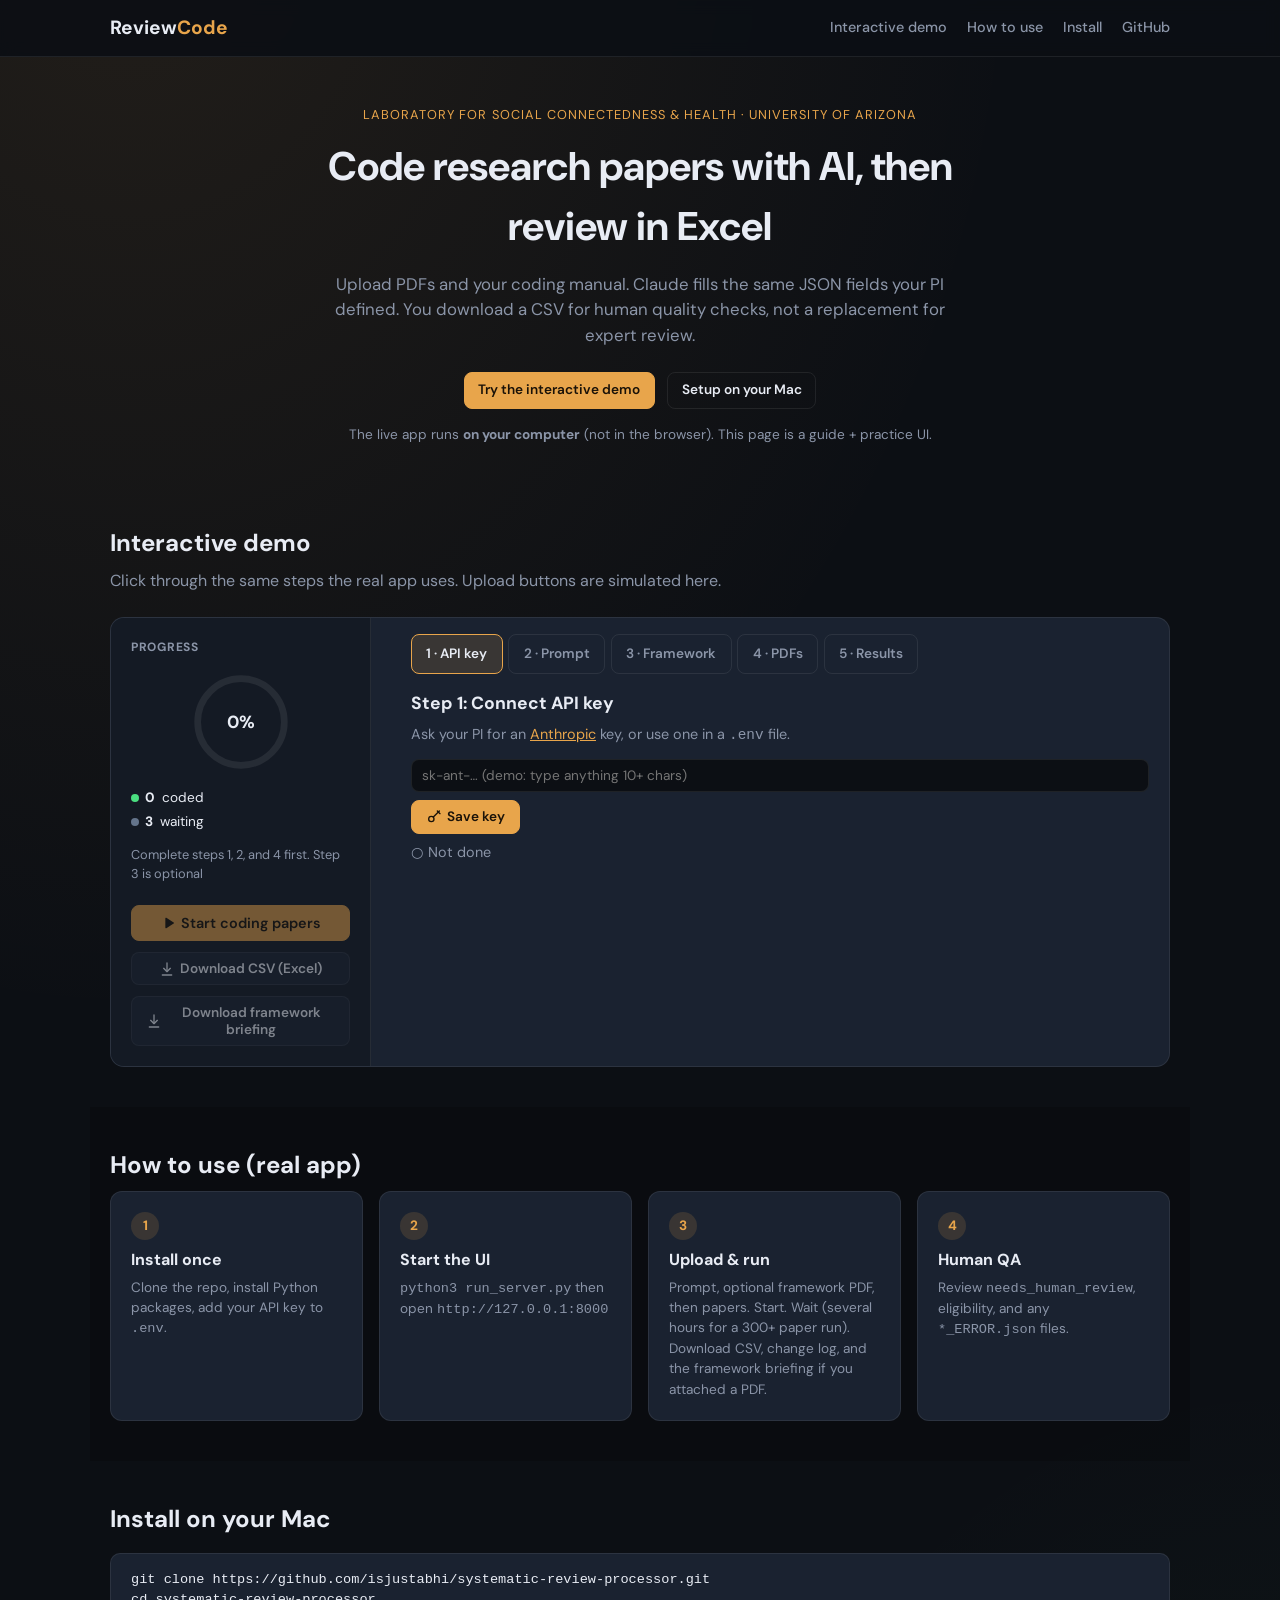
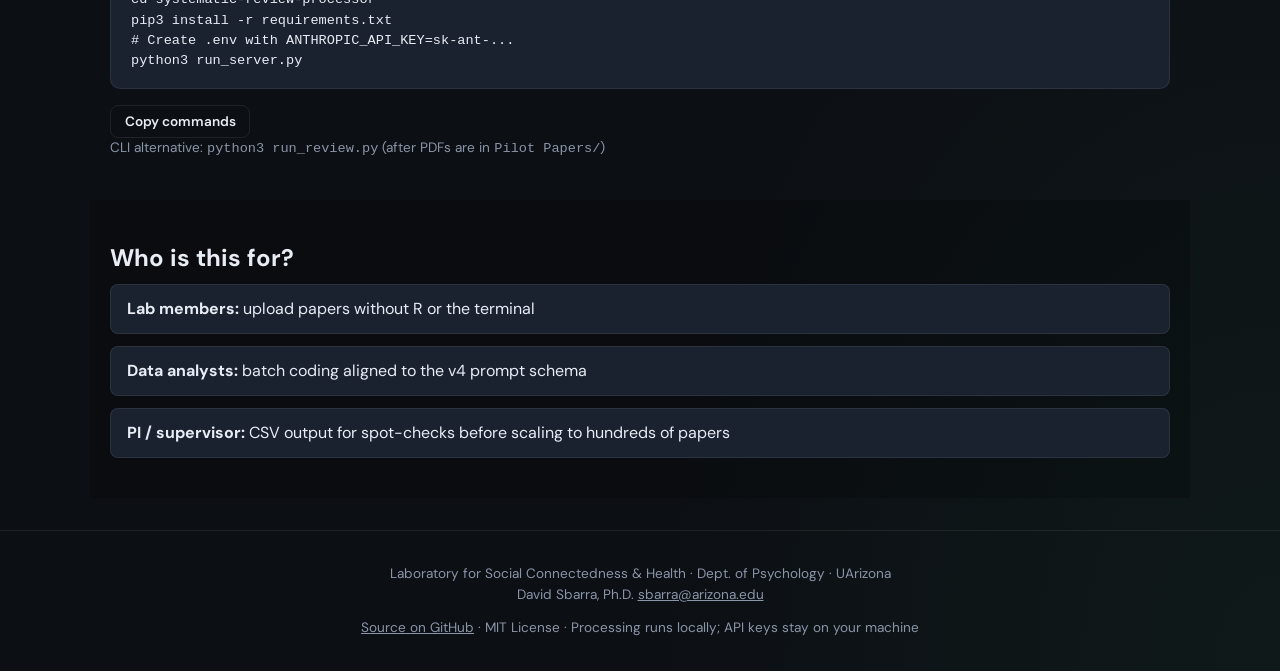
<file: docs/index.html>
<!DOCTYPE html>
<html lang="en">
<head>
  <meta charset="UTF-8" />
  <meta name="viewport" content="width=device-width, initial-scale=1.0" />
  <title>Systematic Review Processor: Guide and Demo</title>
  <meta name="description" content="Interactive guide for coding systematic review PDFs with Claude. Upload papers, get Excel-ready CSV." />
  <link rel="preconnect" href="https://fonts.googleapis.com" />
  <link rel="preconnect" href="https://fonts.gstatic.com" crossorigin />
  <link href="https://fonts.googleapis.com/css2?family=DM+Sans:wght@400;500;600;700&display=swap" rel="stylesheet" />
  <link rel="stylesheet" href="styles.css" />
</head>
<body>
  <svg xmlns="http://www.w3.org/2000/svg" class="icon-sprite" aria-hidden="true">
    <symbol id="i-play" viewBox="0 0 24 24"><path fill="currentColor" d="M8 5.14v13.72a1 1 0 0 0 1.5.86l11-6.86a1 1 0 0 0 0-1.72l-11-6.86a1 1 0 0 0-1.5.86z"/></symbol>
    <symbol id="i-download" viewBox="0 0 24 24" fill="none" stroke="currentColor" stroke-width="2" stroke-linecap="round" stroke-linejoin="round"><path d="M12 3v12"/><path d="m7 11 5 5 5-5"/><path d="M5 21h14"/></symbol>
    <symbol id="i-key" viewBox="0 0 24 24" fill="none" stroke="currentColor" stroke-width="2" stroke-linecap="round" stroke-linejoin="round"><circle cx="8" cy="15" r="4"/><path d="m11 12 9-9"/><path d="m17 3 4 4"/></symbol>
    <symbol id="i-file" viewBox="0 0 24 24" fill="none" stroke="currentColor" stroke-width="2" stroke-linecap="round" stroke-linejoin="round"><path d="M14 3H7a2 2 0 0 0-2 2v14a2 2 0 0 0 2 2h10a2 2 0 0 0 2-2V8z"/><path d="M14 3v5h5"/></symbol>
    <symbol id="i-book" viewBox="0 0 24 24" fill="none" stroke="currentColor" stroke-width="2" stroke-linecap="round" stroke-linejoin="round"><path d="M4 5a2 2 0 0 1 2-2h12v18H6a2 2 0 0 0-2 2z"/><path d="M6 3v18"/></symbol>
    <symbol id="i-pdf" viewBox="0 0 24 24" fill="none" stroke="currentColor" stroke-width="2" stroke-linecap="round" stroke-linejoin="round"><path d="M14 3H7a2 2 0 0 0-2 2v14a2 2 0 0 0 2 2h10a2 2 0 0 0 2-2V8z"/><path d="M14 3v5h5"/><path d="M8 13h8M8 17h5"/></symbol>
    <symbol id="i-plus" viewBox="0 0 24 24" fill="none" stroke="currentColor" stroke-width="2" stroke-linecap="round"><path d="M12 5v14M5 12h14"/></symbol>
  </svg>
  <header class="site-header">
    <div class="wrap header-inner">
      <a class="logo" href="#">Review<span>Code</span></a>
      <nav class="nav">
        <a href="#demo">Interactive demo</a>
        <a href="#steps">How to use</a>
        <a href="#setup">Install</a>
        <a href="https://github.com/isjustabhi/systematic-review-processor" target="_blank" rel="noopener">GitHub</a>
      </nav>
    </div>
  </header>

  <section class="hero wrap">
    <p class="eyebrow">
      <a href="https://www.relationshipshealth.com/" target="_blank" rel="noopener">
        Laboratory for Social Connectedness &amp; Health
      </a>
      · University of Arizona
    </p>
    <h1>Code research papers with AI, then review in Excel</h1>
    <p class="lead">
      Upload PDFs and your coding manual. Claude fills the same JSON fields your PI defined.
      You download a CSV for human quality checks, not a replacement for expert review.
    </p>
    <div class="hero-actions">
      <a class="btn btn-primary" href="#demo">Try the interactive demo</a>
      <a class="btn btn-outline" href="#setup">Setup on your Mac</a>
    </div>
    <p class="hero-note">The live app runs <strong>on your computer</strong> (not in the browser). This page is a guide + practice UI.</p>
  </section>

  <section id="demo" class="section wrap">
    <h2>Interactive demo</h2>
    <p class="section-lead">Click through the same steps the real app uses. Upload buttons are simulated here.</p>

    <div class="demo-layout">
      <aside class="demo-side">
        <h3>Progress</h3>
        <div class="ring-wrap">
          <svg class="progress-ring" viewBox="0 0 120 120">
            <circle class="ring-bg" cx="60" cy="60" r="52" />
            <circle class="ring-fg" id="ringFg" cx="60" cy="60" r="52" />
          </svg>
          <div class="ring-label"><span id="ringPct">0%</span></div>
        </div>
        <ul class="mini-stats">
          <li><span class="dot success"></span> <strong id="statDone">0</strong> coded</li>
          <li><span class="dot pending"></span> <strong id="statWait">3</strong> waiting</li>
        </ul>
        <p class="demo-status" id="demoStatus">Complete the steps on the right →</p>
        <button type="button" class="btn btn-primary btn-lg btn-block" id="demoStart" disabled>
          <svg class="icon" aria-hidden="true"><use href="#i-play"></use></svg>
          Start coding papers
        </button>
        <button type="button" class="btn btn-secondary btn-block disabled" id="demoCsv">
          <svg class="icon" aria-hidden="true"><use href="#i-download"></use></svg>
          Download CSV (Excel)
        </button>
        <button type="button" class="btn btn-secondary btn-block disabled" id="demoBriefing">
          <svg class="icon" aria-hidden="true"><use href="#i-download"></use></svg>
          Download framework briefing
        </button>
      </aside>

      <div class="demo-main">
        <div class="step-tabs" role="tablist">
          <button type="button" class="step-tab active" data-step="1">1 · API key</button>
          <button type="button" class="step-tab" data-step="2">2 · Prompt</button>
          <button type="button" class="step-tab" data-step="3">3 · Framework</button>
          <button type="button" class="step-tab" data-step="4">4 · PDFs</button>
          <button type="button" class="step-tab" data-step="5">5 · Results</button>
        </div>

        <div class="step-panel active" data-panel="1">
          <h3>Step 1: Connect API key</h3>
          <p>Ask your PI for an <a href="https://console.anthropic.com/" target="_blank" rel="noopener">Anthropic</a> key, or use one in a <code>.env</code> file.</p>
          <input type="text" class="demo-input" id="demoKey" placeholder="sk-ant-… (demo: type anything 10+ chars)" />
          <button type="button" class="btn btn-primary" id="demoSaveKey">
            <svg class="icon" aria-hidden="true"><use href="#i-key"></use></svg>
            Save key
          </button>
          <p class="check" id="check1">○ Not done</p>
          <p class="status-chip hidden" id="apiSavedChip">API key is saved</p>
        </div>

        <div class="step-panel" data-panel="2">
          <h3>Step 2: Upload coding instructions</h3>
          <p>Your Word file, e.g. <code>Claude_Code_Prompting_v4.docx</code></p>
          <label class="upload-zone">
            <input type="file" accept=".docx" id="demoPrompt" hidden />
            <svg class="icon" aria-hidden="true"><use href="#i-file"></use></svg>
            <span>Click to choose .docx</span>
          </label>
          <p class="file-picked" id="demoPromptName">No file selected</p>
          <p class="check" id="check2">○ Not done</p>
        </div>

        <div class="step-panel" data-panel="3">
          <h3>Step 3: Optional framework PDF</h3>
          <p>A methods or meta-framework paper (e.g. DYADIC). Claude reads it once, then applies your coding prompt. After a run you can download the framework briefing to see what it took from the PDF. Skip if you only want the prompt.</p>
          <label class="upload-zone">
            <input type="file" accept=".pdf" id="demoFramework" hidden />
            <svg class="icon" aria-hidden="true"><use href="#i-book"></use></svg>
            <span>Click to choose a PDF (optional)</span>
          </label>
          <p class="file-picked" id="demoFrameworkName">No framework attached. Coding prompt only</p>
          <button type="button" class="btn btn-outline btn-sm" id="demoSkipFramework">Skip, no framework</button>
          <p class="check" id="check3">○ Optional</p>
        </div>

        <div class="step-panel" data-panel="4">
          <h3>Step 4: Upload research PDFs</h3>
          <p>Up to <strong>400 PDFs</strong> per batch. Drag and drop or browse.</p>
          <label class="upload-zone large" id="demoDrop">
            <input type="file" accept=".pdf" multiple id="demoPdfs" hidden />
            <svg class="icon icon-lg" aria-hidden="true"><use href="#i-pdf"></use></svg>
            <strong>Drop PDFs here</strong>
            <span>or click to select</span>
          </label>
          <ul class="paper-list" id="demoPaperList">
            <li class="muted">No papers yet. Try adding sample names below</li>
          </ul>
          <button type="button" class="btn btn-outline" id="demoAddSamples">
            <svg class="icon" aria-hidden="true"><use href="#i-plus"></use></svg>
            Add 3 sample papers (demo)
          </button>
          <p class="check" id="check4">○ Not done</p>
        </div>

        <div class="step-panel" data-panel="5">
          <h3>Step 5: Run and download</h3>
          <p>Click <strong>Start coding papers</strong> in the sidebar. A run may take a while. When finished, open the CSV in Excel. If you attached a framework PDF, also download the <strong>framework briefing</strong> to check what Claude took from it, plus the <strong>change log</strong> for any papers that couldn't be coded.</p>
          <button type="button" class="btn btn-primary" id="demoRun">Simulate a short run</button>
          <ul class="result-list" id="demoResults"></ul>
          <p class="check" id="check5">○ Run simulation when ready</p>
        </div>
      </div>
    </div>
    <p class="demo-banner" id="demoBanner" hidden>
      ✓ Demo complete. On your Mac, run <code>python3 run_server.py</code> for the real tool.
    </p>
  </section>

  <section id="steps" class="section wrap section-alt">
    <h2>How to use (real app)</h2>
    <div class="cards">
      <article class="card">
        <span class="card-num">1</span>
        <h3>Install once</h3>
        <p>Clone the repo, install Python packages, add your API key to <code>.env</code>.</p>
      </article>
      <article class="card">
        <span class="card-num">2</span>
        <h3>Start the UI</h3>
        <p><code>python3 run_server.py</code> then open <code>http://127.0.0.1:8000</code></p>
      </article>
      <article class="card">
        <span class="card-num">3</span>
        <h3>Upload & run</h3>
        <p>Prompt, optional framework PDF, then papers. Start. Wait (several hours for a 300+ paper run). Download CSV, change log, and the framework briefing if you attached a PDF.</p>
      </article>
      <article class="card">
        <span class="card-num">4</span>
        <h3>Human QA</h3>
        <p>Review <code>needs_human_review</code>, eligibility, and any <code>*_ERROR.json</code> files.</p>
      </article>
    </div>
  </section>

  <section id="setup" class="section wrap">
    <h2>Install on your Mac</h2>
    <pre class="code-block"><code id="setupCode">git clone https://github.com/isjustabhi/systematic-review-processor.git
cd systematic-review-processor
pip3 install -r requirements.txt
# Create .env with ANTHROPIC_API_KEY=sk-ant-...
python3 run_server.py</code></pre>
    <button type="button" class="btn btn-outline" id="copySetup">Copy commands</button>
    <p class="hint">CLI alternative: <code>python3 run_review.py</code> (after PDFs are in <code>Pilot Papers/</code>)</p>
  </section>

  <section class="section wrap section-alt">
    <h2>Who is this for?</h2>
    <ul class="audience">
      <li><strong>Lab members:</strong> upload papers without R or the terminal</li>
      <li><strong>Data analysts:</strong> batch coding aligned to the v4 prompt schema</li>
      <li><strong>PI / supervisor:</strong> CSV output for spot-checks before scaling to hundreds of papers</li>
    </ul>
  </section>

  <footer class="site-footer">
    <div class="wrap">
      <p class="footer-lab">
        Laboratory for Social Connectedness &amp; Health · Dept. of Psychology · UArizona<br />
        David Sbarra, Ph.D. <a href="mailto:sbarra@arizona.edu">sbarra@arizona.edu</a>
      </p>
      <p>
        <a href="https://github.com/isjustabhi/systematic-review-processor">Source on GitHub</a>
        · MIT License · Processing runs locally; API keys stay on your machine
      </p>
    </div>
  </footer>

  <div class="toast-stack" id="toasts"></div>
  <script src="demo.js"></script>
</body>
</html>
</file>
<file: docs/styles.css>
:root {
  --bg: #0c0f14;
  --bg-elevated: #141a24;
  --bg-card: #1a2230;
  --border: rgba(255, 255, 255, 0.08);
  --text: #e8ecf4;
  --text-muted: #8b95a8;
  --accent: #e8a54b;
  --accent-dim: rgba(232, 165, 75, 0.15);
  --success: #4ade80;
  --pending: #64748b;
}

* { box-sizing: border-box; margin: 0; padding: 0; }

body {
  font-family: "DM Sans", system-ui, sans-serif;
  background: var(--bg);
  color: var(--text);
  line-height: 1.5;
  background-image:
    radial-gradient(ellipse 70% 50% at 10% -5%, rgba(232, 165, 75, 0.1), transparent),
    radial-gradient(ellipse 50% 40% at 100% 100%, rgba(74, 222, 128, 0.05), transparent);
}

a { color: var(--accent); }

.wrap { max-width: 1100px; margin: 0 auto; padding: 0 1.25rem; }

.site-header {
  position: sticky;
  top: 0;
  z-index: 100;
  background: rgba(12, 15, 20, 0.9);
  backdrop-filter: blur(8px);
  border-bottom: 1px solid var(--border);
}

.header-inner {
  display: flex;
  align-items: center;
  justify-content: space-between;
  padding: 0.85rem 1.25rem;
}

.logo {
  font-size: 1.2rem;
  font-weight: 700;
  color: var(--text);
  text-decoration: none;
}

.logo span { color: var(--accent); }

.nav { display: flex; gap: 1.25rem; flex-wrap: wrap; }

.nav a {
  color: var(--text-muted);
  text-decoration: none;
  font-size: 0.9rem;
  font-weight: 500;
}

.nav a:hover { color: var(--text); }

.hero { padding: 3rem 1.25rem 2.5rem; text-align: center; }

.eyebrow {
  font-size: 0.8rem;
  text-transform: uppercase;
  letter-spacing: 0.08em;
  color: var(--accent);
  margin-bottom: 0.75rem;
}

.eyebrow a {
  color: var(--accent);
  text-decoration: none;
}

.eyebrow a:hover { text-decoration: underline; }

.footer-lab {
  margin-bottom: 0.75rem;
  line-height: 1.6;
}

.hero h1 {
  font-size: clamp(1.75rem, 4vw, 2.5rem);
  font-weight: 700;
  max-width: 720px;
  margin: 0 auto 1rem;
}

.lead {
  color: var(--text-muted);
  max-width: 640px;
  margin: 0 auto 1.5rem;
  font-size: 1.05rem;
}

.hero-actions {
  display: flex;
  gap: 0.75rem;
  justify-content: center;
  flex-wrap: wrap;
  margin-bottom: 1rem;
}

.hero-note {
  font-size: 0.85rem;
  color: var(--text-muted);
}

.section { padding: 2.5rem 1.25rem; }

.section-alt { background: rgba(0, 0, 0, 0.2); }

.section h2 { font-size: 1.5rem; margin-bottom: 0.5rem; }

.section-lead {
  color: var(--text-muted);
  margin-bottom: 1.5rem;
}

.icon-sprite {
  position: absolute;
  width: 0;
  height: 0;
  overflow: hidden;
  pointer-events: none;
}

.icon {
  width: 1rem;
  height: 1rem;
  flex-shrink: 0;
  display: block;
  pointer-events: none;
}

.icon-lg {
  width: 1.4rem;
  height: 1.4rem;
  color: var(--accent);
}

.btn {
  display: inline-flex;
  align-items: center;
  justify-content: center;
  gap: 0.35rem;
  padding: 0.45rem 0.85rem;
  border-radius: 8px;
  font-family: inherit;
  font-size: 0.85rem;
  font-weight: 600;
  cursor: pointer;
  border: 1px solid var(--border);
  background: var(--bg-card);
  color: var(--text);
  text-decoration: none;
  transition: 0.15s ease;
}

.btn:hover:not(:disabled) {
  border-color: var(--accent);
  background: var(--accent-dim);
}

.btn-primary {
  background: var(--accent);
  color: #1a1208;
  border-color: var(--accent);
}

.btn-outline { background: transparent; }

.btn-secondary { opacity: 0.5; cursor: not-allowed; }

.btn-block { width: 100%; margin-top: 0.65rem; }

.btn-lg {
  padding: 0.5rem 0.9rem;
  font-size: 0.9rem;
}

.btn-sm { font-size: 0.85rem; min-height: 40px; padding: 0.5rem 0.85rem; }

.btn:disabled { opacity: 0.45; cursor: not-allowed; }

.demo-layout {
  display: grid;
  grid-template-columns: 260px 1fr;
  gap: 1.25rem;
  background: var(--bg-card);
  border: 1px solid var(--border);
  border-radius: 14px;
  overflow: hidden;
}

.demo-side {
  padding: 1.25rem;
  background: var(--bg-elevated);
  border-right: 1px solid var(--border);
}

.demo-side h3 {
  font-size: 0.75rem;
  text-transform: uppercase;
  letter-spacing: 0.06em;
  color: var(--text-muted);
  margin-bottom: 1rem;
}

.ring-wrap {
  position: relative;
  width: 100px;
  height: 100px;
  margin: 0 auto 1rem;
}

.progress-ring {
  width: 100%;
  height: 100%;
  transform: rotate(-90deg);
}

.ring-bg { fill: none; stroke: var(--border); stroke-width: 8; }

.ring-fg {
  fill: none;
  stroke: var(--accent);
  stroke-width: 8;
  stroke-linecap: round;
  stroke-dasharray: 326.56;
  stroke-dashoffset: 326.56;
  transition: stroke-dashoffset 0.5s ease;
}

.ring-label {
  position: absolute;
  inset: 0;
  display: flex;
  align-items: center;
  justify-content: center;
  font-weight: 700;
  font-size: 1.1rem;
}

.mini-stats { list-style: none; font-size: 0.85rem; margin-bottom: 0.75rem; }

.mini-stats li {
  display: flex;
  align-items: center;
  gap: 0.4rem;
  margin-bottom: 0.25rem;
}

.dot {
  width: 8px;
  height: 8px;
  border-radius: 50%;
}

.dot.success { background: var(--success); }
.dot.pending { background: var(--pending); }

.demo-status {
  font-size: 0.8rem;
  color: var(--text-muted);
  margin-bottom: 0.75rem;
  min-height: 2.5em;
}

.demo-main { padding: 1rem 1.25rem 1.25rem; }

.step-tabs {
  display: flex;
  gap: 0.35rem;
  flex-wrap: wrap;
  margin-bottom: 1rem;
}

.step-tab {
  min-height: 40px;
  padding: 0.55rem 0.9rem;
  border-radius: 8px;
  border: 1px solid var(--border);
  background: transparent;
  color: var(--text-muted);
  font-family: inherit;
  font-size: 0.85rem;
  font-weight: 600;
  cursor: pointer;
}

.step-tab.active,
.step-tab:hover {
  background: var(--accent-dim);
  border-color: var(--accent);
  color: var(--text);
}

.step-panel { display: none; animation: fade 0.25s ease; }

.step-panel.active { display: block; }

@keyframes fade {
  from { opacity: 0; transform: translateY(4px); }
  to { opacity: 1; transform: none; }
}

.step-panel h3 { font-size: 1.1rem; margin-bottom: 0.5rem; }

.step-panel p { color: var(--text-muted); font-size: 0.9rem; margin-bottom: 0.75rem; }

.demo-input {
  width: 100%;
  padding: 0.45rem 0.65rem;
  border-radius: 8px;
  border: 1px solid var(--border);
  background: var(--bg);
  color: var(--text);
  font-family: inherit;
  font-size: 0.85rem;
  margin-bottom: 0.5rem;
}

.upload-zone {
  display: flex;
  flex-direction: row;
  align-items: center;
  justify-content: center;
  gap: 0.4rem;
  padding: 0.55rem 0.85rem;
  border: 1px dashed var(--border);
  border-radius: 8px;
  cursor: pointer;
  text-align: center;
  margin-bottom: 0.5rem;
  font-weight: 600;
  font-size: 0.85rem;
  transition: 0.15s ease;
}

.upload-zone.large {
  flex-direction: column;
  padding: 1rem;
}

.upload-zone:hover,
.upload-zone.dragover {
  border-color: var(--accent);
  background: var(--accent-dim);
}

.file-picked { font-size: 0.85rem; color: var(--success); margin-bottom: 0.5rem; }

.status-chip {
  color: var(--success);
  font-size: 0.85rem;
  font-weight: 600;
  margin-top: 0.35rem;
}

.hidden { display: none !important; }

.check { font-size: 0.85rem; margin-top: 0.5rem; }

.check.done { color: var(--success); }

.paper-list,
.result-list {
  list-style: none;
  margin: 0.75rem 0;
  max-height: 140px;
  overflow-y: auto;
}

.paper-list li,
.result-list li {
  padding: 0.4rem 0.5rem;
  border-bottom: 1px solid var(--border);
  font-size: 0.85rem;
}

.paper-list li.muted { color: var(--text-muted); font-style: italic; }

.demo-banner {
  margin-top: 1rem;
  padding: 0.75rem 1rem;
  background: rgba(74, 222, 128, 0.12);
  border: 1px solid rgba(74, 222, 128, 0.35);
  border-radius: 8px;
  color: var(--success);
  font-size: 0.9rem;
}

.cards {
  display: grid;
  grid-template-columns: repeat(auto-fit, minmax(220px, 1fr));
  gap: 1rem;
}

.card {
  background: var(--bg-card);
  border: 1px solid var(--border);
  border-radius: 12px;
  padding: 1.25rem;
}

.card-num {
  display: inline-block;
  width: 28px;
  height: 28px;
  line-height: 28px;
  text-align: center;
  border-radius: 50%;
  background: var(--accent-dim);
  color: var(--accent);
  font-weight: 700;
  font-size: 0.85rem;
  margin-bottom: 0.5rem;
}

.card h3 { font-size: 1rem; margin-bottom: 0.35rem; }

.card p { font-size: 0.85rem; color: var(--text-muted); }

.code-block {
  background: var(--bg-card);
  border: 1px solid var(--border);
  border-radius: 10px;
  padding: 1rem 1.25rem;
  overflow-x: auto;
  font-size: 0.85rem;
  margin: 1rem 0;
}

.code-block code { color: var(--text); }

.hint { font-size: 0.85rem; color: var(--text-muted); }

.audience {
  list-style: none;
  display: grid;
  gap: 0.75rem;
}

.audience li {
  padding: 0.75rem 1rem;
  background: var(--bg-card);
  border-radius: 8px;
  border: 1px solid var(--border);
}

.site-footer {
  padding: 2rem 0;
  border-top: 1px solid var(--border);
  margin-top: 2rem;
}

.site-footer p {
  text-align: center;
  font-size: 0.85rem;
  color: var(--text-muted);
}

.site-footer a { color: var(--text-muted); }

.toast-stack {
  position: fixed;
  bottom: 1rem;
  right: 1rem;
  z-index: 200;
  display: flex;
  flex-direction: column;
  gap: 0.5rem;
}

.toast {
  padding: 0.65rem 1rem;
  background: var(--bg-card);
  border: 1px solid var(--border);
  border-radius: 8px;
  font-size: 0.85rem;
  box-shadow: 0 8px 24px rgba(0, 0, 0, 0.35);
  animation: slide 0.2s ease;
}

@keyframes slide {
  from { opacity: 0; transform: translateY(6px); }
  to { opacity: 1; transform: none; }
}

@media (max-width: 720px) {
  .demo-layout { grid-template-columns: 1fr; }
  .demo-side { border-right: none; border-bottom: 1px solid var(--border); }
}
</file>
